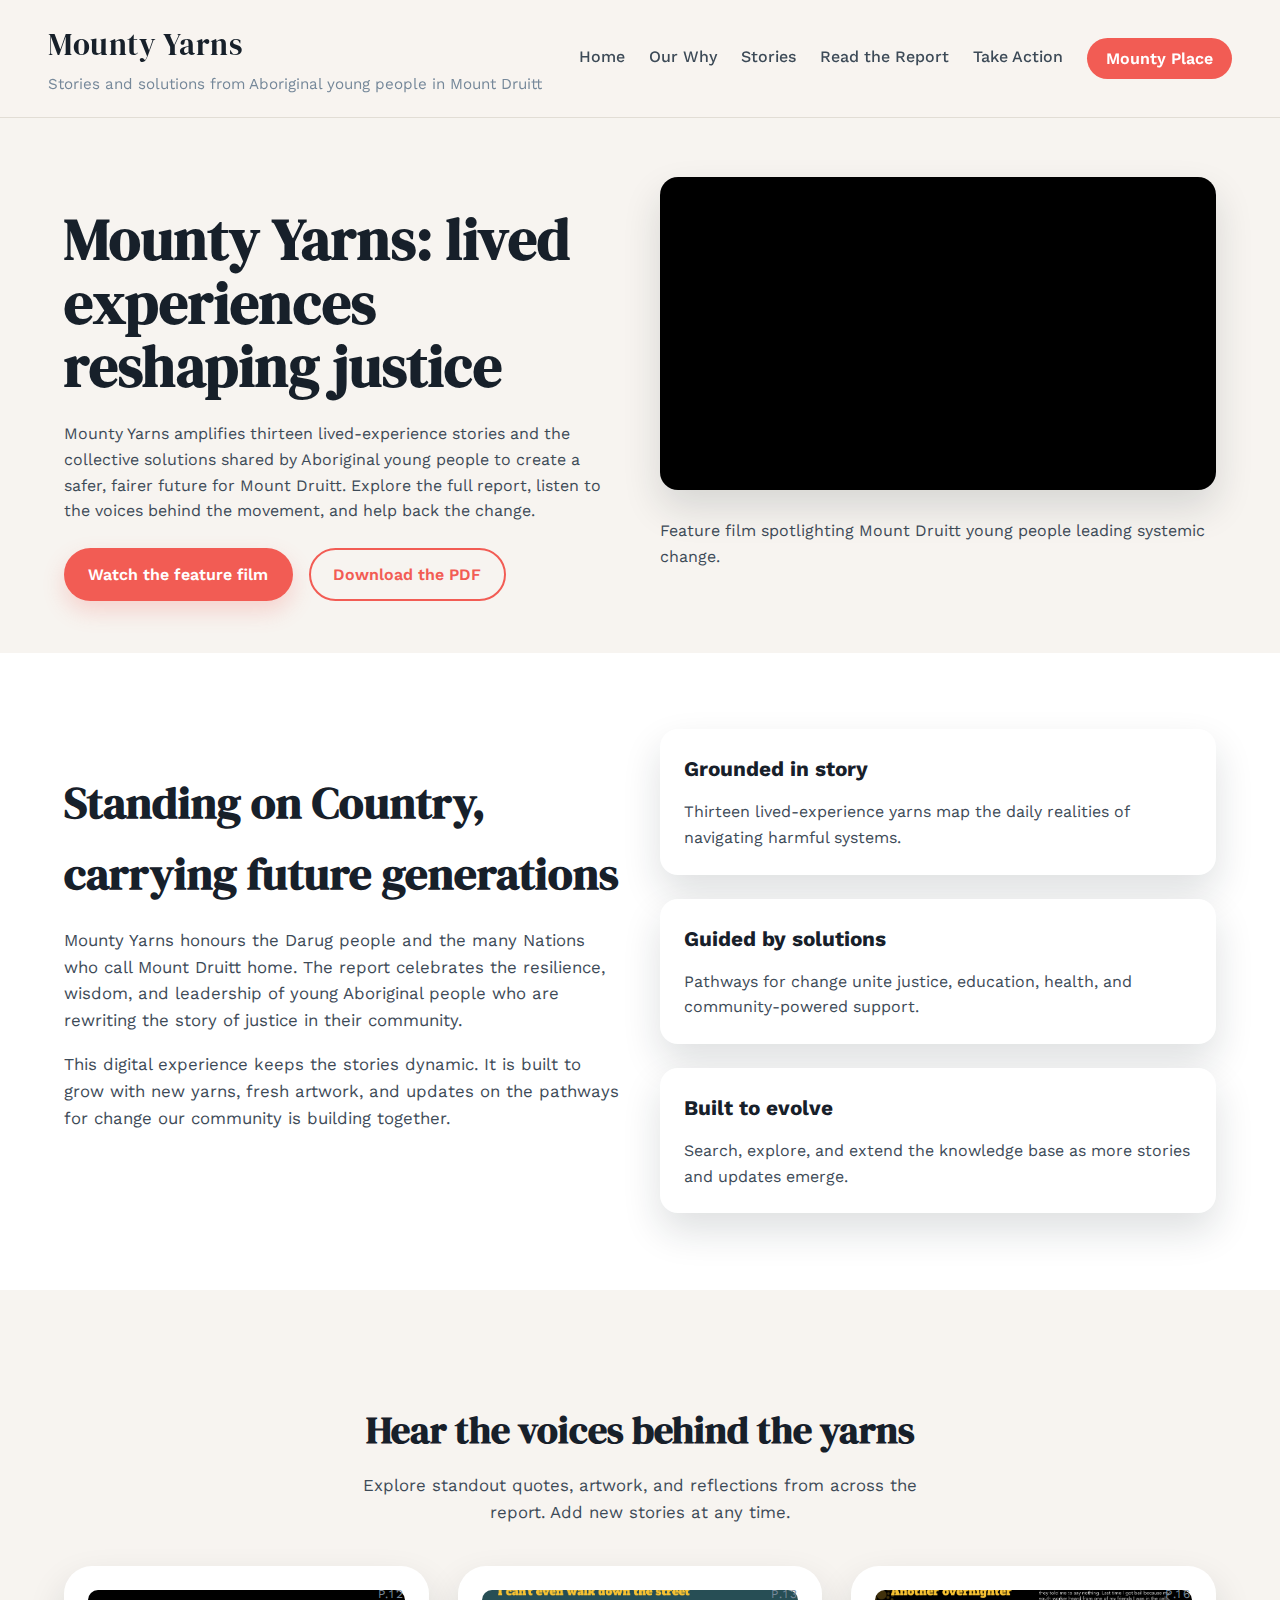
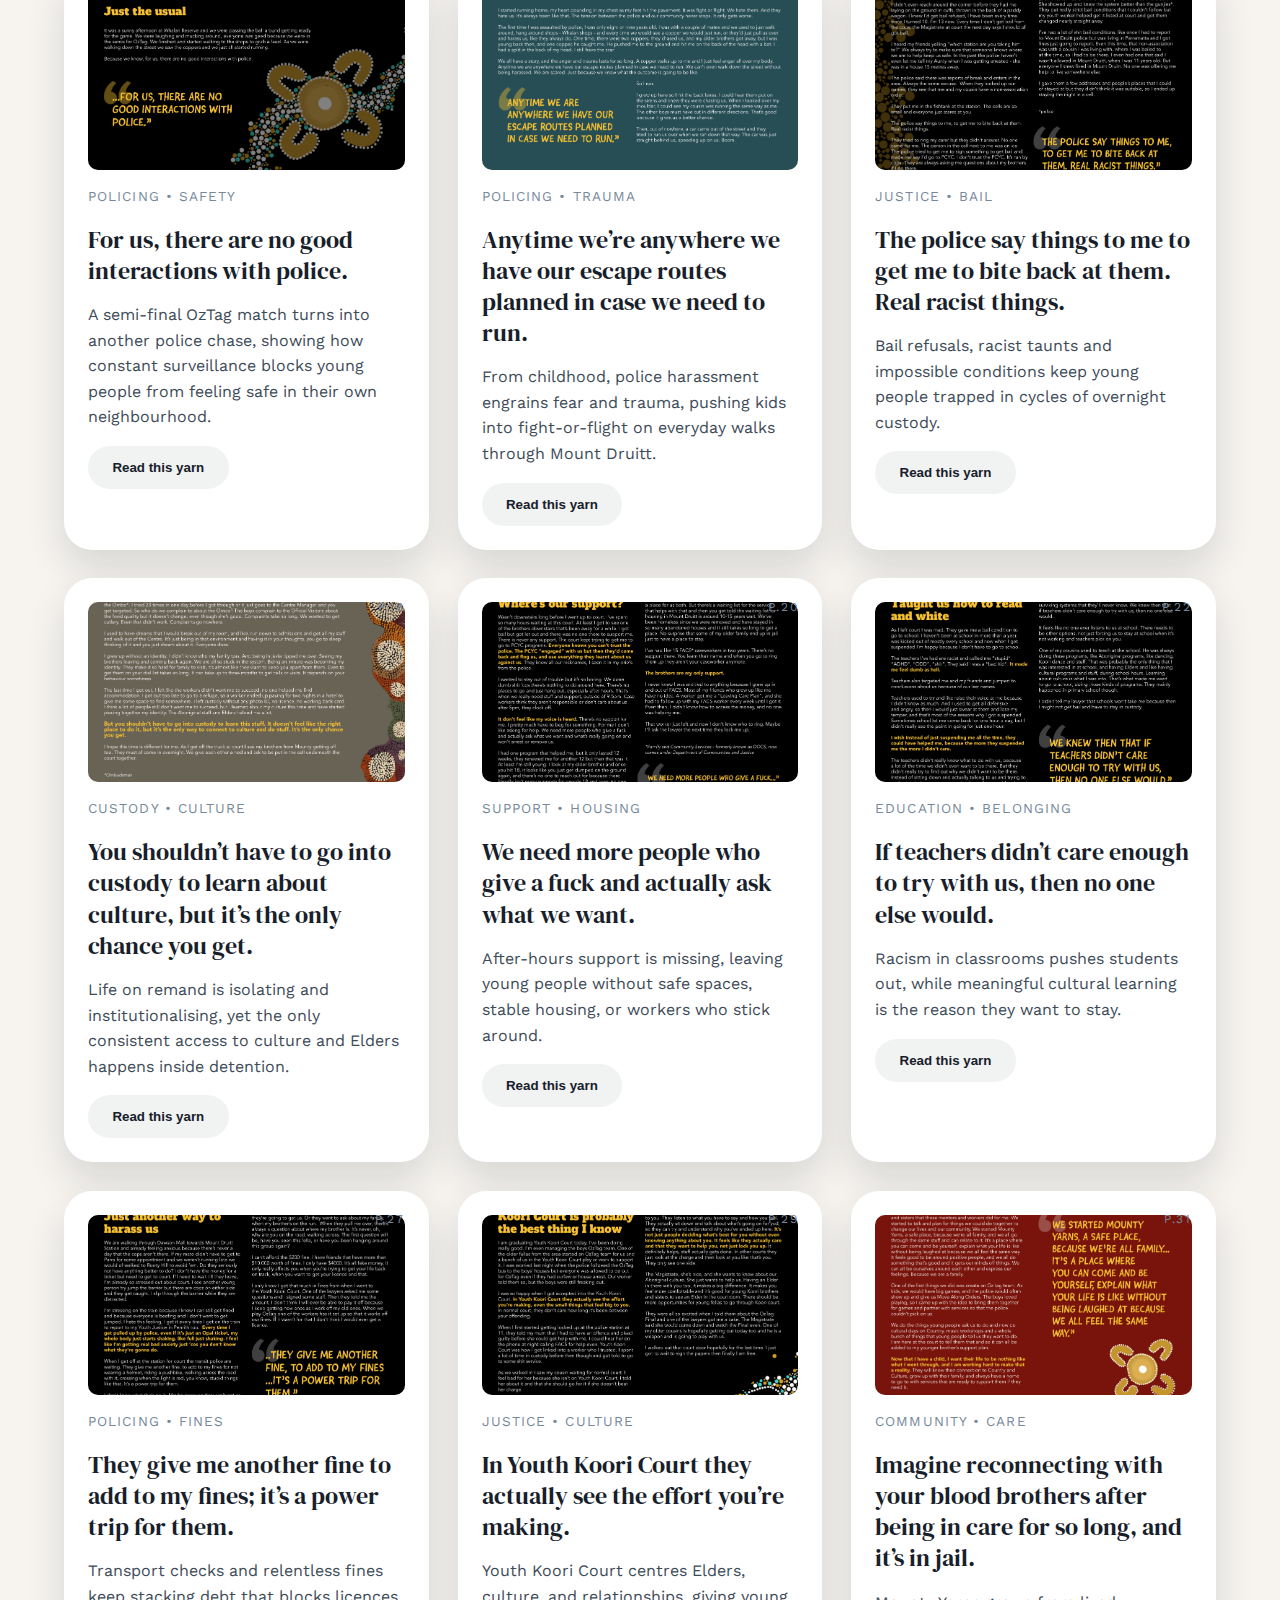
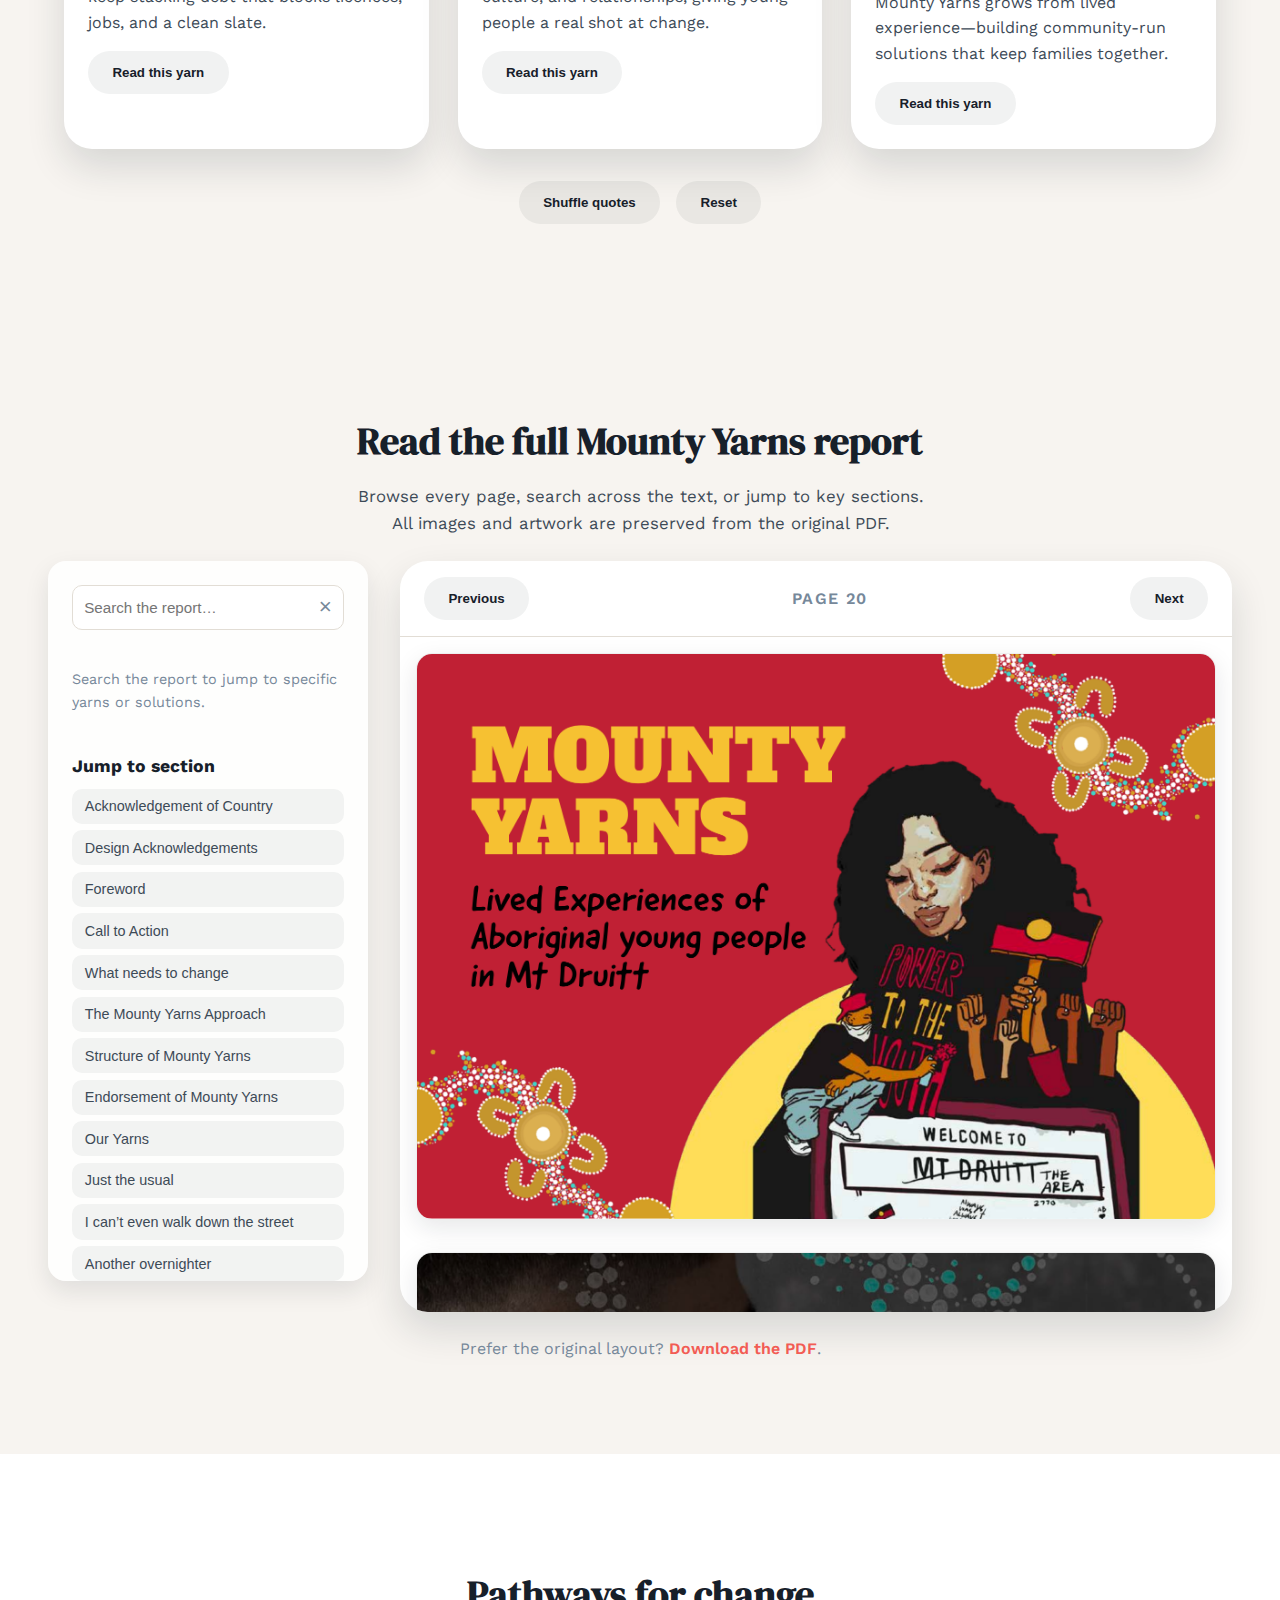
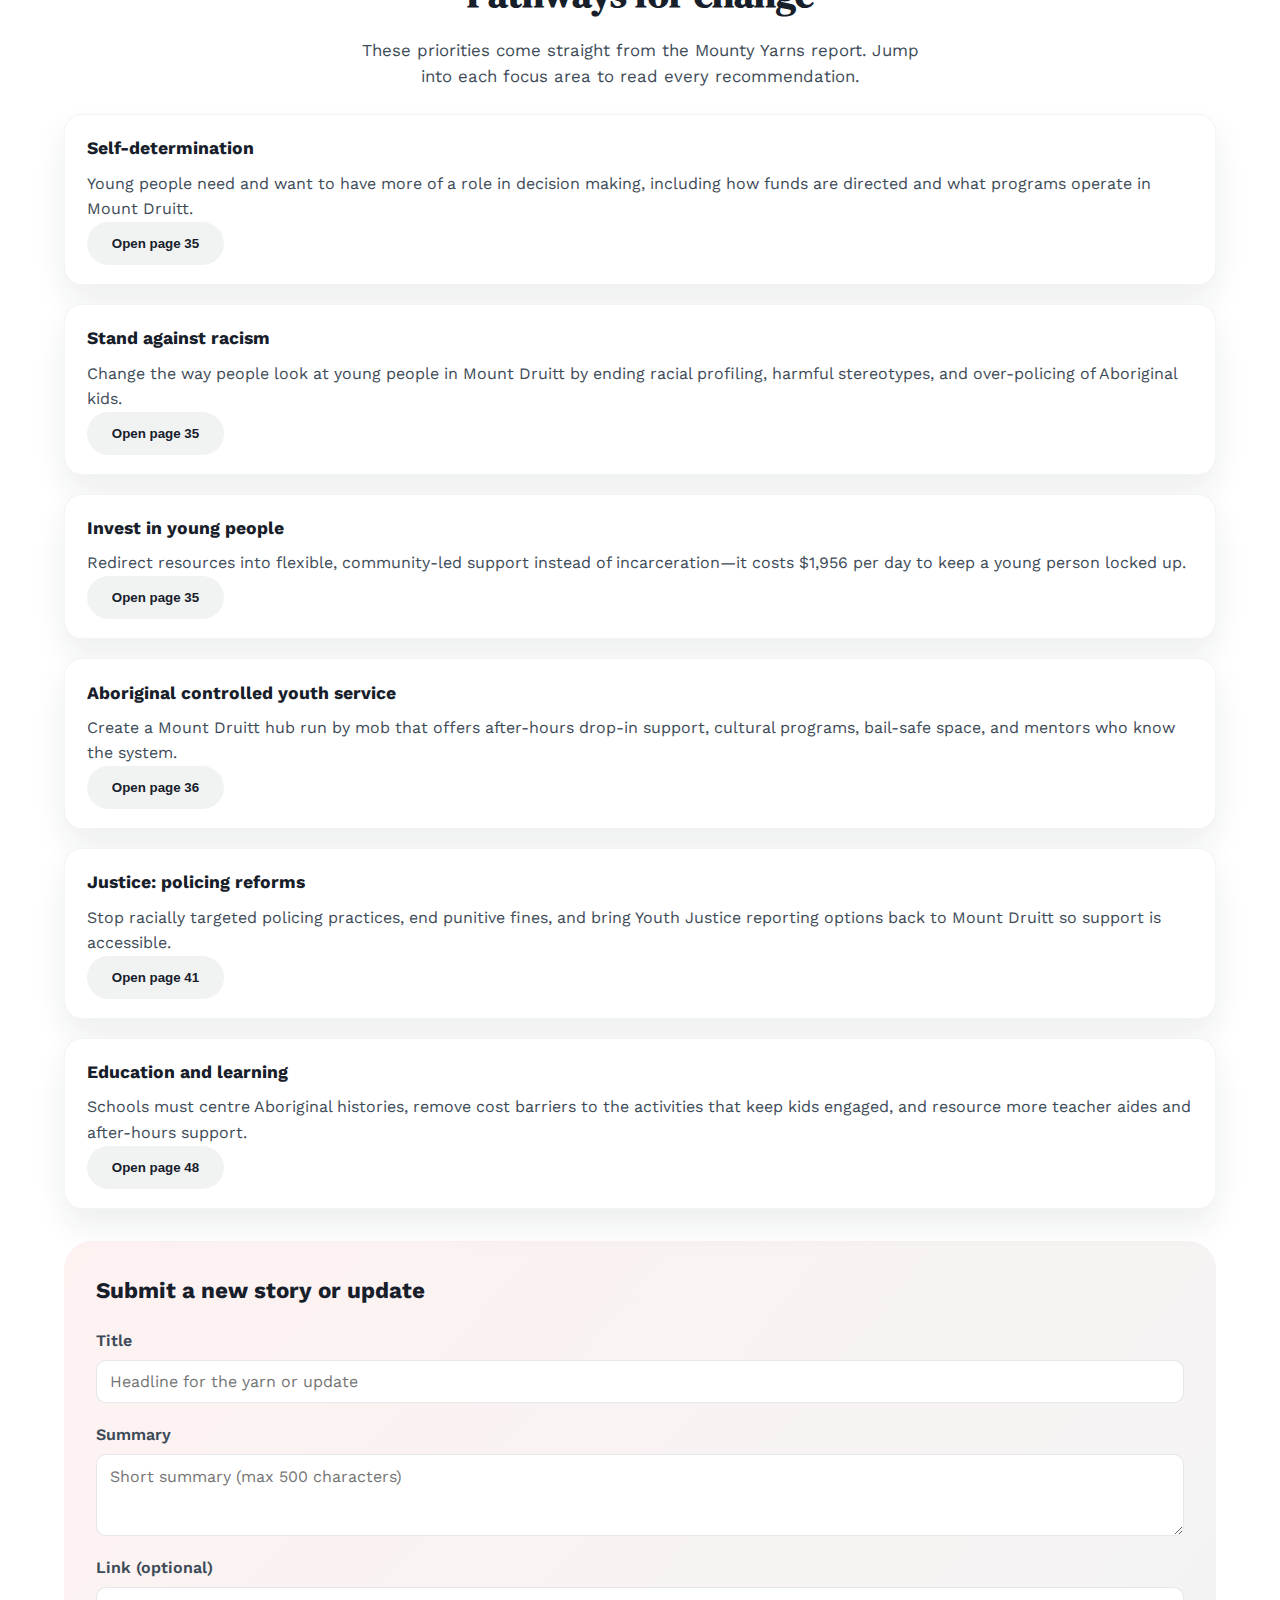
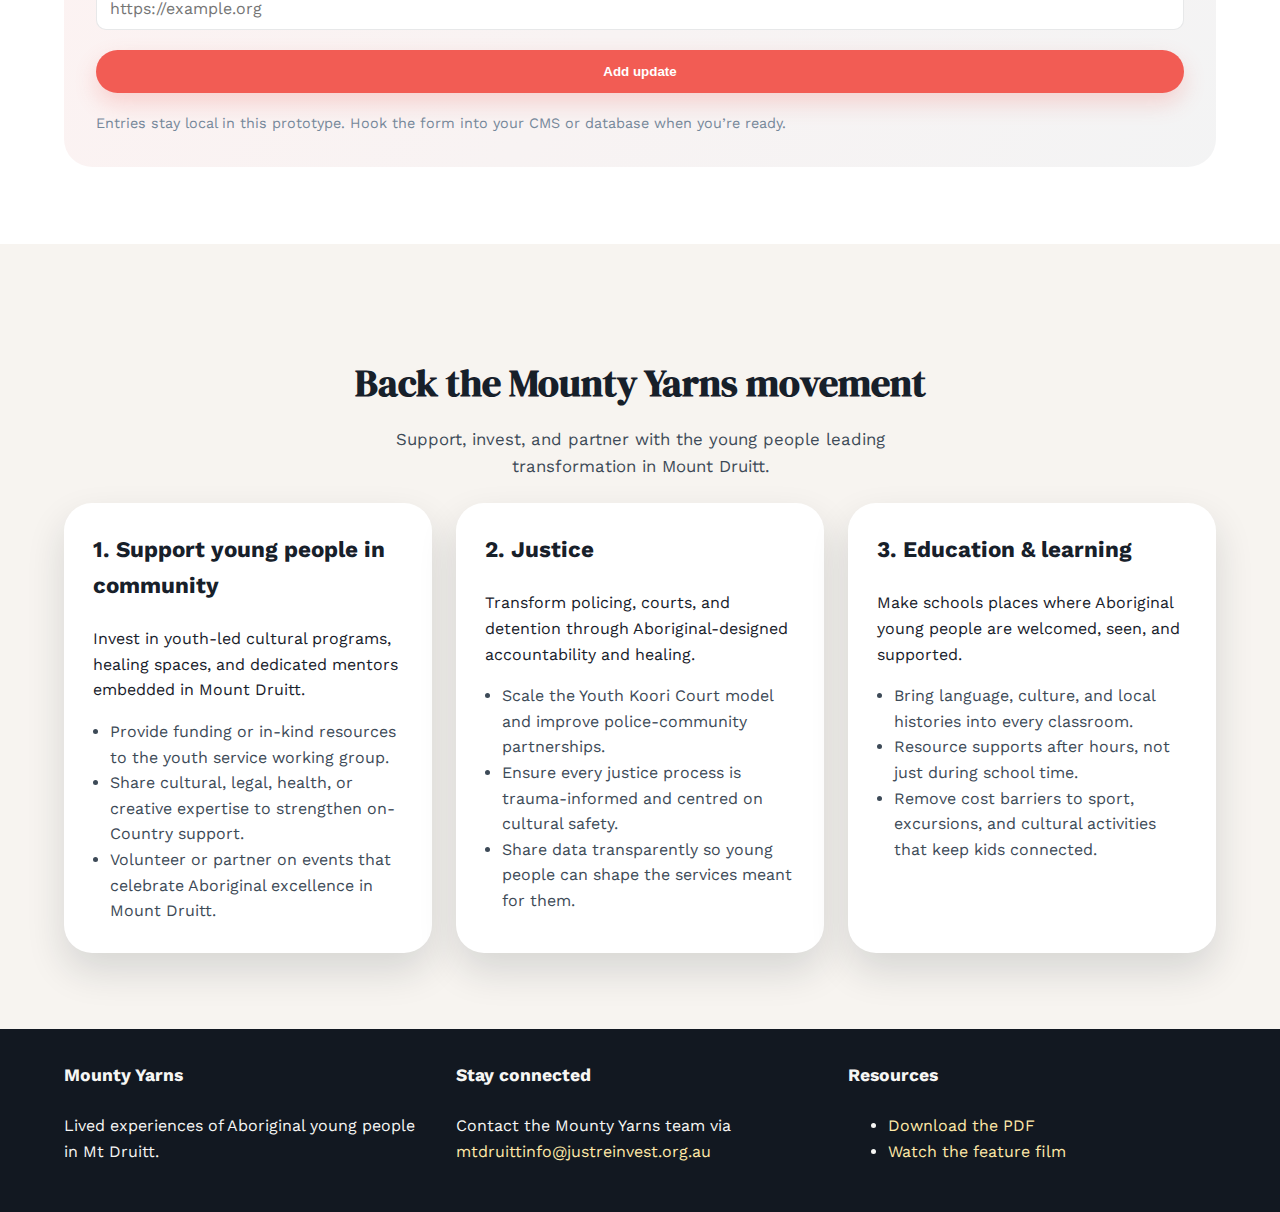
<file: index.html>
<!DOCTYPE html>
<html lang="en">
<head>
  <meta charset="UTF-8">
  <meta name="viewport" content="width=device-width, initial-scale=1.0">
  <title>Mounty Yarns</title>
  <link rel="preconnect" href="https://fonts.googleapis.com">
  <link rel="preconnect" href="https://fonts.gstatic.com" crossorigin>
  <link href="https://fonts.googleapis.com/css2?family=Work+Sans:wght@300;400;500;600;700&family=DM+Serif+Display&display=swap" rel="stylesheet">
  <link rel="stylesheet" href="styles/main.css">
</head>
<body>
  <header class="site-header">
    <div class="branding">
      <span class="logo-mark">Mounty Yarns</span>
      <p class="tagline">Stories and solutions from Aboriginal young people in Mount Druitt</p>
    </div>
    <button class="nav-toggle" aria-expanded="false" aria-controls="site-nav">
      <span class="sr-only">Toggle navigation</span>
      <span class="bar"></span>
      <span class="bar"></span>
      <span class="bar"></span>
    </button>
    <nav id="site-nav" class="site-nav">
      <a href="#home">Home</a>
      <a href="#mission">Our Why</a>
      <a href="#stories">Stories</a>
      <a href="#report">Read the Report</a>
      <a href="#action">Take Action</a>
      <a href="mounty-place.html" class="nav-button">Mounty Place</a>
    </nav>
  </header>

  <main>
    <section class="hero" id="home">
      <div class="hero-content">
        <h1>Mounty Yarns: lived experiences reshaping justice</h1>
        <p>
          Mounty Yarns amplifies thirteen lived-experience stories and the collective solutions shared
          by Aboriginal young people to create a safer, fairer future for Mount Druitt.
          Explore the full report, listen to the voices behind the movement, and help back the change.
        </p>
        <div class="hero-actions">
          <a class="btn primary" href="https://www.youtube.com/watch?v=Bni2BDutOgo" target="_blank" rel="noopener">
            Watch the feature film
          </a>
          <a class="btn secondary" href="Mounty+Yarns.pdf" download>
            Download the PDF
          </a>
        </div>
      </div>
      <div class="hero-media">
        <div class="video-frame">
          <iframe src="https://www.youtube.com/embed/Bni2BDutOgo"
                  title="Mounty Yarns feature film"
                  allow="accelerometer; autoplay; clipboard-write; encrypted-media; gyroscope; picture-in-picture; web-share"
                  allowfullscreen></iframe>
        </div>
        <p class="video-caption">
          Feature film spotlighting Mount Druitt young people leading systemic change.
        </p>
      </div>
    </section>

    <section class="mission" id="mission">
      <div class="mission-copy">
        <h2>Standing on Country, carrying future generations</h2>
        <p>
          Mounty Yarns honours the Darug people and the many Nations who call Mount Druitt home.
          The report celebrates the resilience, wisdom, and leadership of young Aboriginal people who are
          rewriting the story of justice in their community.
        </p>
        <p>
          This digital experience keeps the stories dynamic. It is built to grow with new yarns, fresh artwork,
          and updates on the pathways for change our community is building together.
        </p>
      </div>
      <ul class="mission-highlights">
        <li>
          <h3>Grounded in story</h3>
          <p>Thirteen lived-experience yarns map the daily realities of navigating harmful systems.</p>
        </li>
        <li>
          <h3>Guided by solutions</h3>
          <p>Pathways for change unite justice, education, health, and community-powered support.</p>
        </li>
        <li>
          <h3>Built to evolve</h3>
          <p>Search, explore, and extend the knowledge base as more stories and updates emerge.</p>
        </li>
      </ul>
    </section>

    <section class="story-highlights" id="stories">
      <div class="section-heading">
        <h2>Hear the voices behind the yarns</h2>
        <p>Explore standout quotes, artwork, and reflections from across the report. Add new stories at any time.</p>
      </div>
      <div id="story-grid" class="story-grid" aria-live="polite"></div>
      <div class="story-controls">
        <button class="btn tertiary" id="shuffle-quotes">Shuffle quotes</button>
        <button class="btn tertiary" id="reset-quotes">Reset</button>
      </div>
    </section>

    <section class="report-viewer" id="report">
      <div class="section-heading compact">
        <h2>Read the full Mounty Yarns report</h2>
        <p>
          Browse every page, search across the text, or jump to key sections. All images and artwork are preserved from the original PDF.
        </p>
      </div>
      <div class="viewer-shell">
        <aside class="viewer-rail">
          <div class="search">
            <label for="report-search" class="sr-only">Search the report</label>
            <input id="report-search" type="search" placeholder="Search the report…">
            <button id="clear-search" class="icon-button" type="button" aria-label="Clear search">×</button>
          </div>
          <div id="search-results" class="search-results" aria-live="polite"></div>
          <div class="toc">
            <h3>Jump to section</h3>
            <ul id="toc-list"></ul>
          </div>
        </aside>
        <article class="viewer-stage">
          <header class="stage-header">
            <button class="btn tertiary" id="prev-page" type="button" aria-label="Previous page">Previous</button>
            <div class="page-indicator" id="page-indicator">Page 1</div>
            <button class="btn tertiary" id="next-page" type="button" aria-label="Next page">Next</button>
          </header>
          <div id="page-scroller" class="page-scroller"></div>
        </article>
      </div>
      <p class="download-inline">
        Prefer the original layout? <a href="Mounty+Yarns.pdf" download>Download the PDF</a>.
      </p>
    </section>

    <section class="updates" id="updates">
      <div class="section-heading compact">
        <h2>Pathways for change</h2>
        <p>These priorities come straight from the Mounty Yarns report. Jump into each focus area to read every recommendation.</p>
      </div>
      <div id="updates-list" class="updates-list" aria-live="polite"></div>
      <form id="update-form" class="update-form" novalidate>
        <h3>Submit a new story or update</h3>
        <div class="field">
          <label for="update-title">Title</label>
          <input id="update-title" name="title" type="text" required placeholder="Headline for the yarn or update">
        </div>
        <div class="field">
          <label for="update-summary">Summary</label>
          <textarea id="update-summary" name="summary" rows="3" required placeholder="Short summary (max 500 characters)"></textarea>
        </div>
        <div class="field">
          <label for="update-link">Link (optional)</label>
          <input id="update-link" name="link" type="url" placeholder="https://example.org">
        </div>
        <button class="btn primary" type="submit">Add update</button>
        <p class="form-hint">Entries stay local in this prototype. Hook the form into your CMS or database when you’re ready.</p>
      </form>
    </section>

    <section class="call-to-action" id="action">
      <div class="section-heading compact">
        <h2>Back the Mounty Yarns movement</h2>
        <p>Support, invest, and partner with the young people leading transformation in Mount Druitt.</p>
      </div>
      <div class="action-grid">
        <article>
          <h3>1. Support young people in community</h3>
          <p>Invest in youth-led cultural programs, healing spaces, and dedicated mentors embedded in Mount Druitt.</p>
          <ul>
            <li>Provide funding or in-kind resources to the youth service working group.</li>
            <li>Share cultural, legal, health, or creative expertise to strengthen on-Country support.</li>
            <li>Volunteer or partner on events that celebrate Aboriginal excellence in Mount Druitt.</li>
          </ul>
        </article>
        <article>
          <h3>2. Justice</h3>
          <p>Transform policing, courts, and detention through Aboriginal-designed accountability and healing.</p>
          <ul>
            <li>Scale the Youth Koori Court model and improve police-community partnerships.</li>
            <li>Ensure every justice process is trauma-informed and centred on cultural safety.</li>
            <li>Share data transparently so young people can shape the services meant for them.</li>
          </ul>
        </article>
        <article>
          <h3>3. Education &amp; learning</h3>
          <p>Make schools places where Aboriginal young people are welcomed, seen, and supported.</p>
          <ul>
            <li>Bring language, culture, and local histories into every classroom.</li>
            <li>Resource supports after hours, not just during school time.</li>
            <li>Remove cost barriers to sport, excursions, and cultural activities that keep kids connected.</li>
          </ul>
        </article>
      </div>
    </section>
  </main>

  <footer class="site-footer">
    <div>
      <h4>Mounty Yarns</h4>
      <p>Lived experiences of Aboriginal young people in Mt Druitt.</p>
    </div>
    <div>
      <h4>Stay connected</h4>
      <p>Contact the Mounty Yarns team via <a href="mailto:mtdruittinfo@justreinvest.org.au">mtdruittinfo@justreinvest.org.au</a></p>
    </div>
    <div>
      <h4>Resources</h4>
      <ul>
        <li><a href="Mounty+Yarns.pdf" download>Download the PDF</a></li>
        <li><a href="https://www.youtube.com/watch?v=HHoGegX1lDk" target="_blank" rel="noopener">Watch the feature film</a></li>
      </ul>
    </div>
  </footer>

  <script src="scripts/app.js" defer></script>
</body>
</html>
</file>
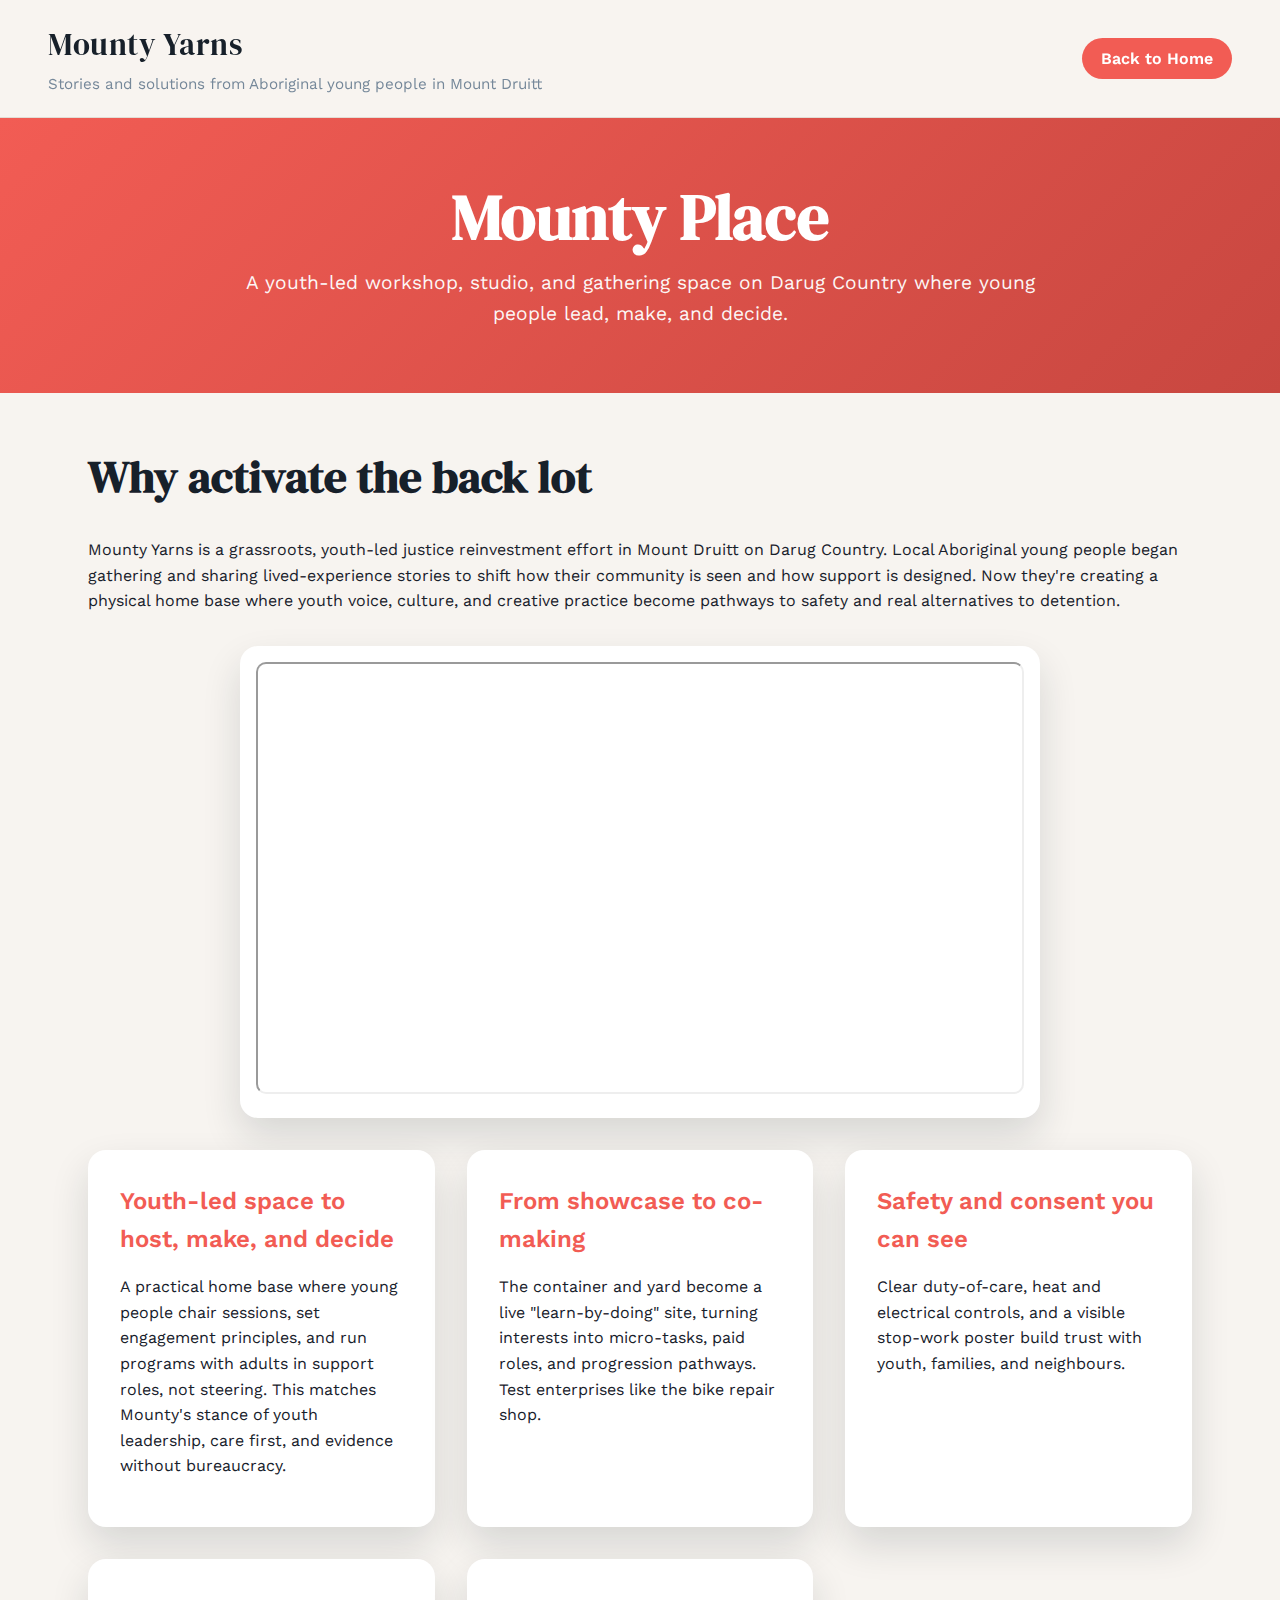
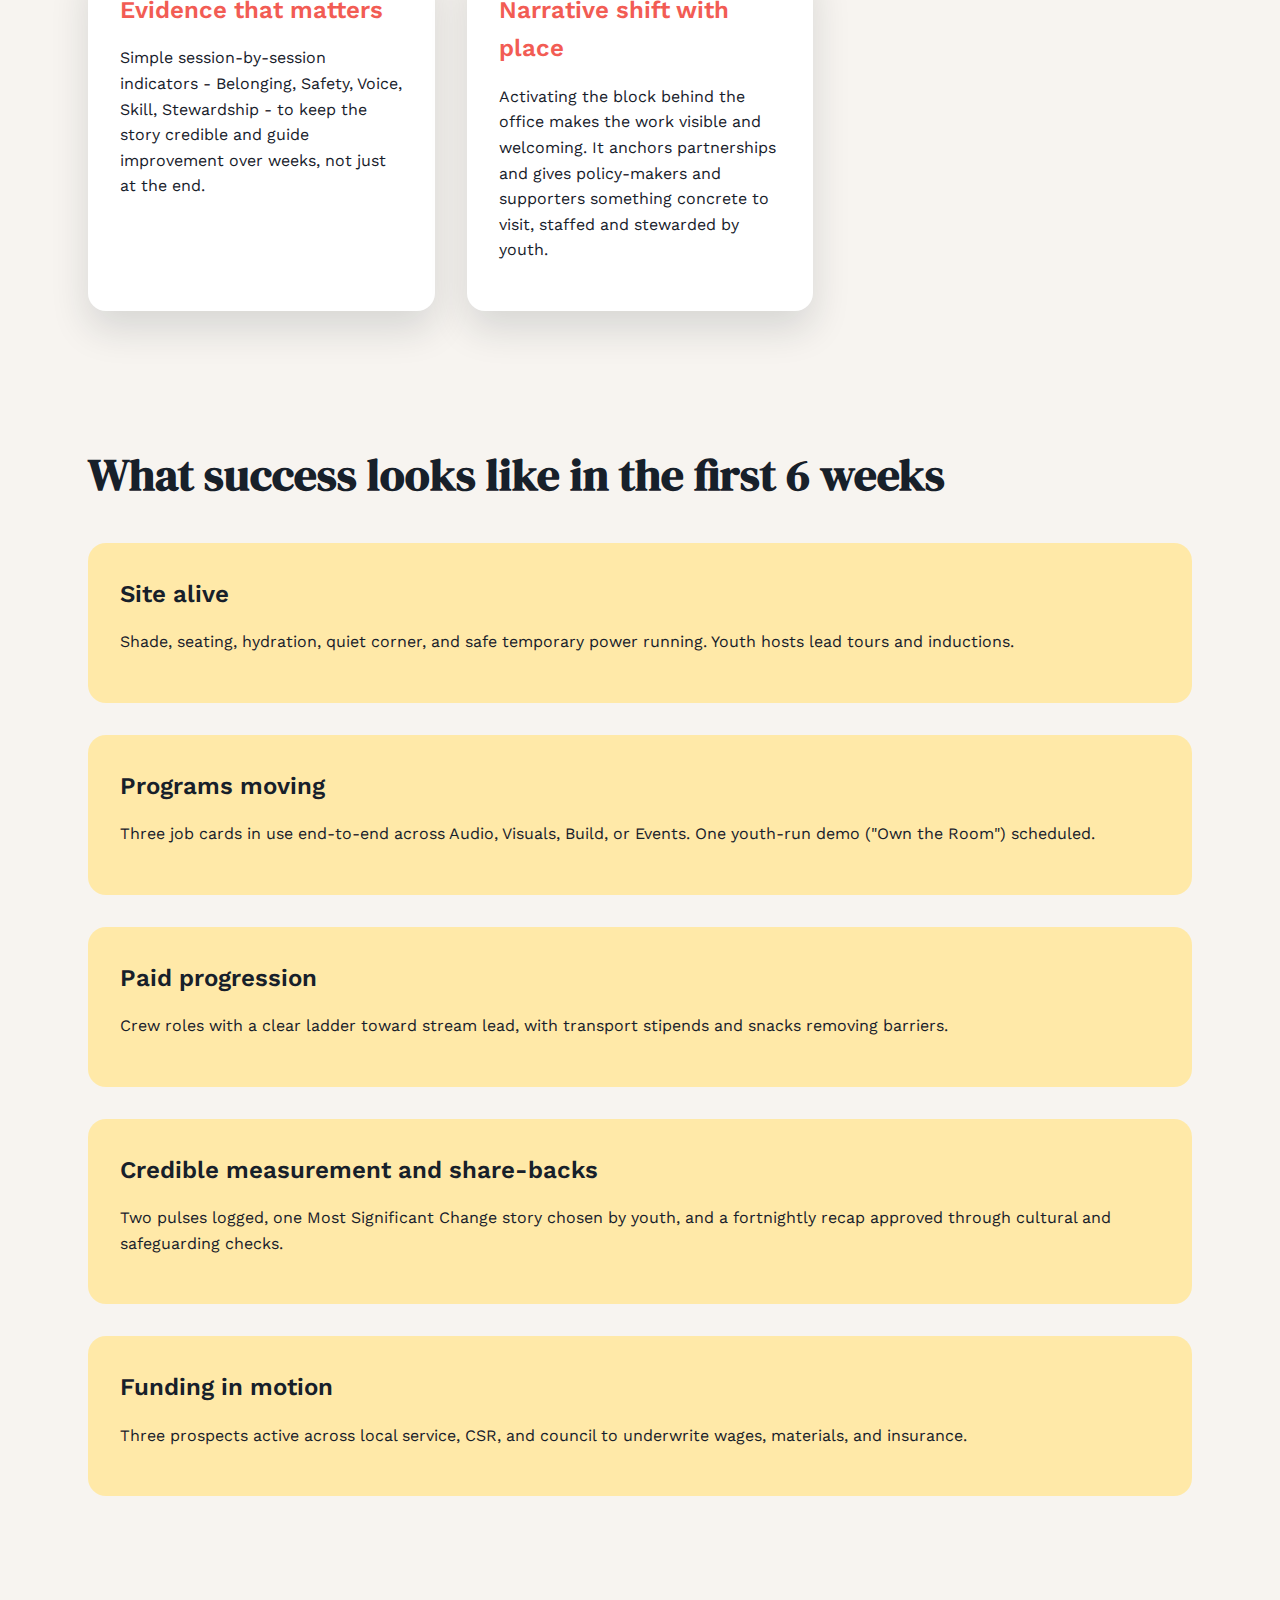
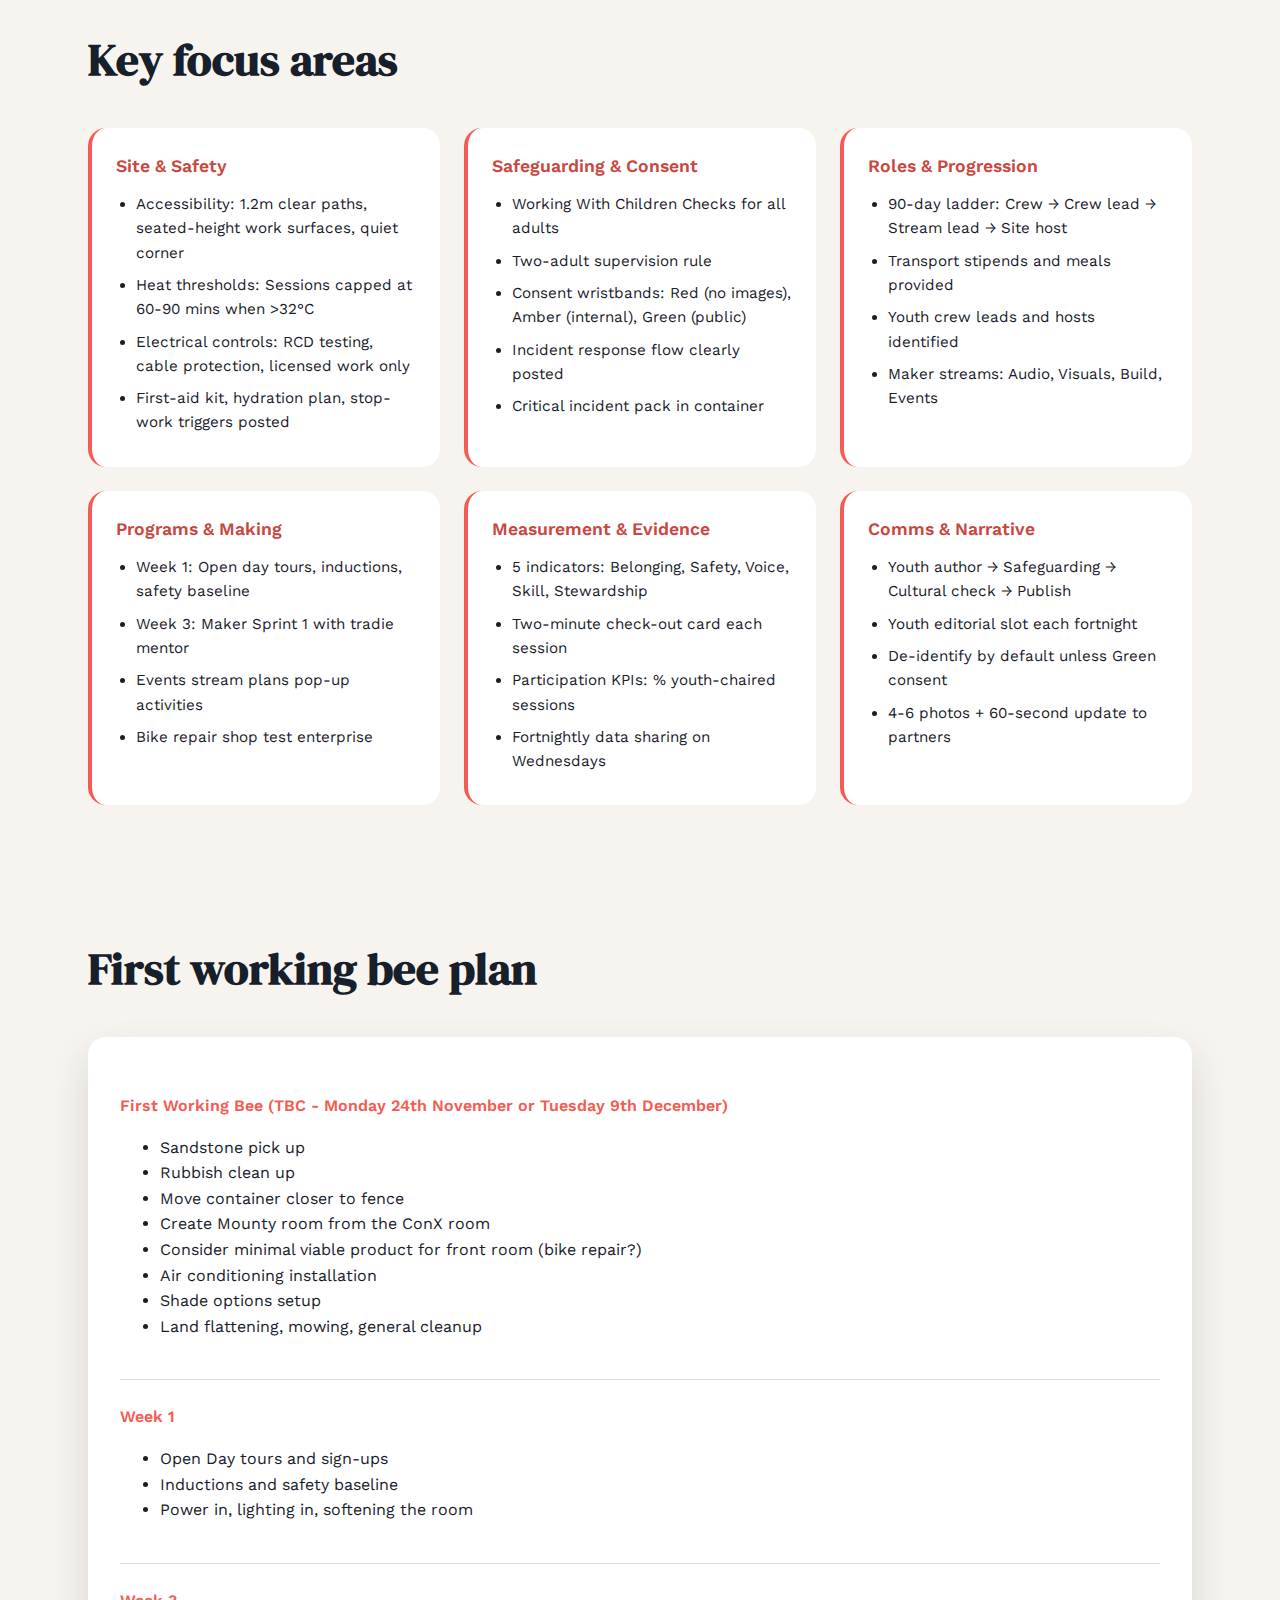
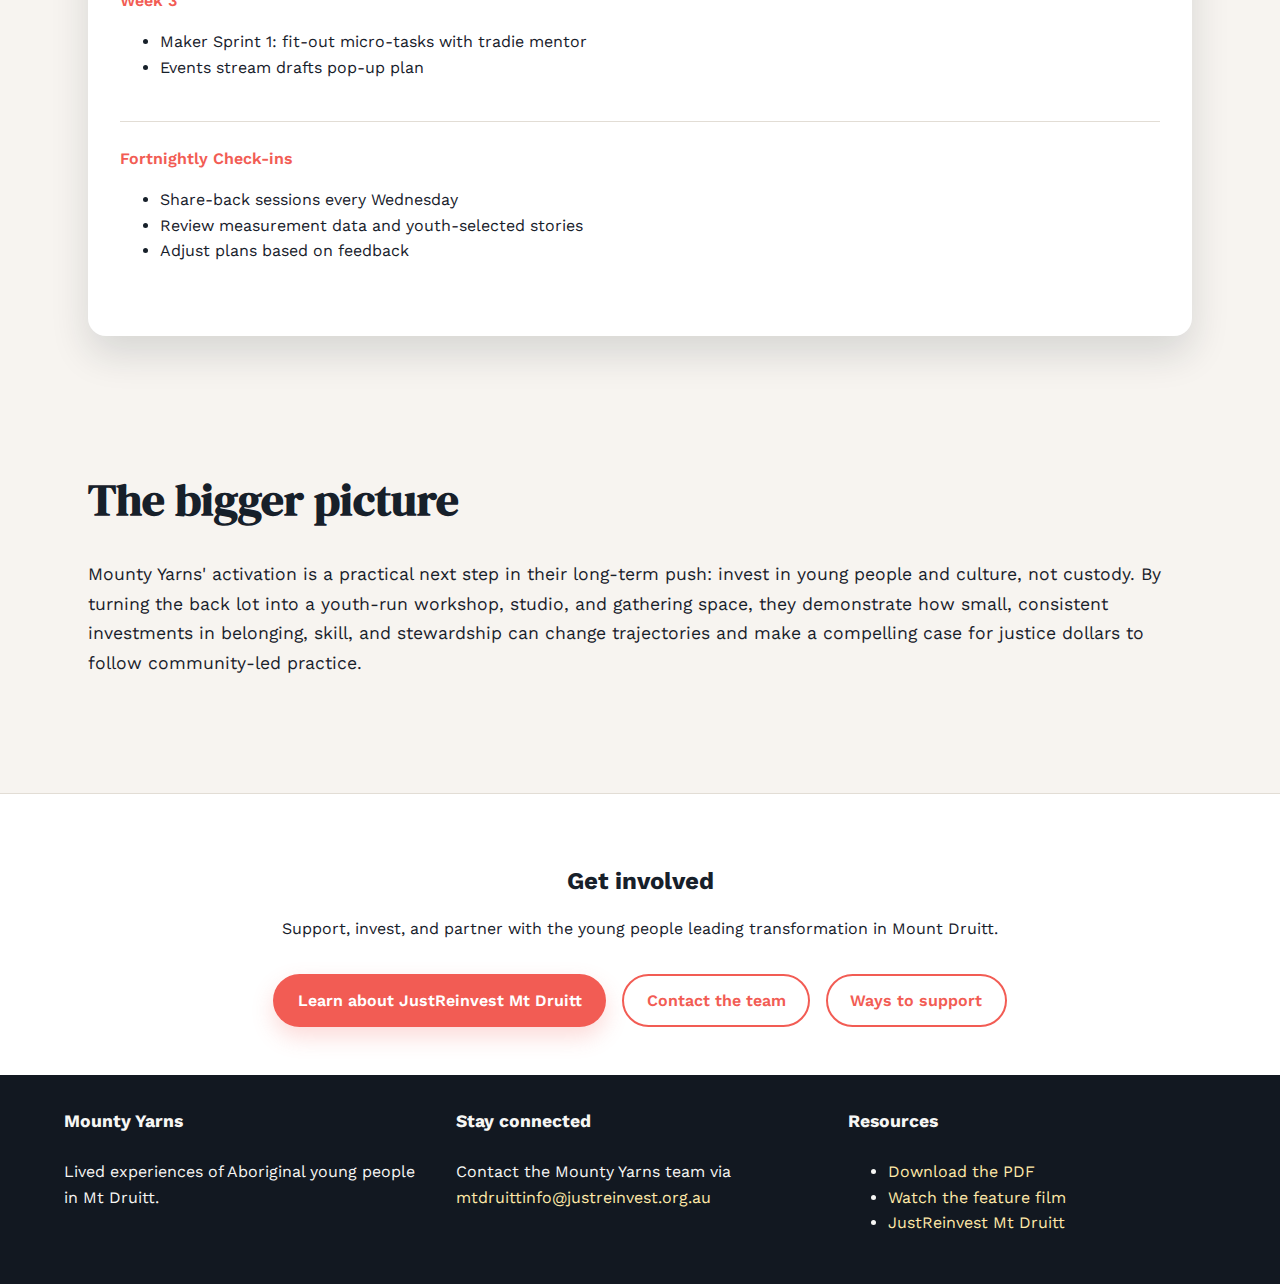
<file: mounty-place.html>
<!DOCTYPE html>
<html lang="en">
<head>
  <meta charset="UTF-8">
  <meta name="viewport" content="width=device-width, initial-scale=1.0">
  <title>Mounty Place - Youth-led Space Activation</title>
  <link rel="preconnect" href="https://fonts.googleapis.com">
  <link rel="preconnect" href="https://fonts.gstatic.com" crossorigin>
  <link href="https://fonts.googleapis.com/css2?family=Work+Sans:wght@300;400;500;600;700&family=DM+Serif+Display&display=swap" rel="stylesheet">
  <link rel="stylesheet" href="styles/main.css">
  <style>
    .place-hero {
      background: linear-gradient(135deg, var(--accent) 0%, var(--accent-dark) 100%);
      color: white;
      padding: 4rem clamp(1rem, 4vw, 3rem);
      text-align: center;
    }

    .place-hero h1 {
      font-family: 'DM Serif Display', serif;
      font-size: clamp(2.5rem, 5vw, 4rem);
      margin: 0 0 1rem;
      line-height: 1.1;
    }

    .place-hero p {
      max-width: 800px;
      margin: 0 auto;
      font-size: 1.2rem;
      opacity: 0.95;
    }

    .content-section {
      max-width: var(--max-width);
      margin: 0 auto;
      padding: 3rem clamp(1rem, 4vw, 3rem);
    }

    .content-section h2 {
      font-family: 'DM Serif Display', serif;
      font-size: clamp(2rem, 3.5vw, 3rem);
      margin: 0 0 1.5rem;
      color: var(--ink);
    }

    .content-section h3 {
      font-size: 1.5rem;
      font-weight: 600;
      margin: 2rem 0 1rem;
      color: var(--ink);
    }

    .intro-grid {
      display: grid;
      grid-template-columns: repeat(auto-fit, minmax(300px, 1fr));
      gap: 2rem;
      margin: 2rem 0;
    }

    .intro-card {
      background: var(--card-bg);
      padding: 2rem;
      border-radius: var(--radius-md);
      box-shadow: var(--shadow);
    }

    .intro-card h3 {
      margin-top: 0;
      color: var(--accent);
    }

    .success-list {
      background: var(--highlight);
      padding: 2rem;
      border-radius: var(--radius-md);
      margin: 2rem 0;
    }

    .success-list h3 {
      margin-top: 0;
    }

    .success-list ul {
      margin: 1rem 0;
      padding-left: 1.5rem;
    }

    .success-list li {
      margin: 0.75rem 0;
    }

    .pillars-grid {
      display: grid;
      grid-template-columns: repeat(auto-fit, minmax(280px, 1fr));
      gap: 1.5rem;
      margin: 2rem 0;
    }

    .pillar-card {
      background: var(--card-bg);
      padding: 1.5rem;
      border-radius: var(--radius-md);
      border-left: 4px solid var(--accent);
    }

    .pillar-card h4 {
      margin: 0 0 0.75rem;
      font-size: 1.1rem;
      font-weight: 600;
      color: var(--accent-dark);
    }

    .pillar-card ul {
      margin: 0.5rem 0 0;
      padding-left: 1.25rem;
      font-size: 0.95rem;
    }

    .pillar-card li {
      margin: 0.5rem 0;
    }

    .timeline {
      background: var(--card-bg);
      padding: 2rem;
      border-radius: var(--radius-md);
      box-shadow: var(--shadow);
      margin: 2rem 0;
    }

    .timeline-item {
      padding: 1.5rem 0;
      border-bottom: 1px solid var(--border);
    }

    .timeline-item:last-child {
      border-bottom: none;
    }

    .timeline-week {
      font-weight: 600;
      color: var(--accent);
      margin-bottom: 0.5rem;
    }

    .video-embed {
      max-width: 800px;
      margin: 2rem auto;
      background: var(--card-bg);
      padding: 1rem;
      border-radius: var(--radius-md);
      box-shadow: var(--shadow);
    }

    .video-embed iframe {
      width: 100%;
      aspect-ratio: 16 / 9;
      border-radius: var(--radius-sm);
    }

    .cta-section {
      background: var(--card-bg);
      padding: 3rem clamp(1rem, 4vw, 3rem);
      margin: 3rem 0 0;
      text-align: center;
      border-top: 1px solid var(--border);
    }

    .cta-section h2 {
      margin-bottom: 1rem;
    }

    .cta-buttons {
      display: flex;
      gap: 1rem;
      justify-content: center;
      flex-wrap: wrap;
      margin-top: 2rem;
    }

    .bg-alternate {
      background: var(--bg);
    }
  </style>
</head>
<body>
  <header class="site-header">
    <div class="branding">
      <a href="index.html" class="logo-mark">Mounty Yarns</a>
      <p class="tagline">Stories and solutions from Aboriginal young people in Mount Druitt</p>
    </div>
    <nav class="site-nav">
      <a href="index.html" class="nav-button">Back to Home</a>
    </nav>
  </header>

  <main>
    <section class="place-hero">
      <h1>Mounty Place</h1>
      <p>A youth-led workshop, studio, and gathering space on Darug Country where young people lead, make, and decide.</p>
    </section>

    <section class="content-section">
      <h2>Why activate the back lot</h2>
      <p>
        Mounty Yarns is a grassroots, youth-led justice reinvestment effort in Mount Druitt on Darug Country.
        Local Aboriginal young people began gathering and sharing lived-experience stories to shift how their
        community is seen and how support is designed. Now they're creating a physical home base where youth
        voice, culture, and creative practice become pathways to safety and real alternatives to detention.
      </p>

      <div class="video-embed">
        <iframe
          src="https://www.youtube.com/embed/Bni2BDutOgo"
          title="Mounty Yarns feature film"
          allow="accelerometer; autoplay; clipboard-write; encrypted-media; gyroscope; picture-in-picture; web-share"
          allowfullscreen></iframe>
      </div>

      <div class="intro-grid">
        <div class="intro-card">
          <h3>Youth-led space to host, make, and decide</h3>
          <p>
            A practical home base where young people chair sessions, set engagement principles, and run
            programs with adults in support roles, not steering. This matches Mounty's stance of youth
            leadership, care first, and evidence without bureaucracy.
          </p>
        </div>

        <div class="intro-card">
          <h3>From showcase to co-making</h3>
          <p>
            The container and yard become a live "learn-by-doing" site, turning interests into micro-tasks,
            paid roles, and progression pathways. Test enterprises like the bike repair shop.
          </p>
        </div>

        <div class="intro-card">
          <h3>Safety and consent you can see</h3>
          <p>
            Clear duty-of-care, heat and electrical controls, and a visible stop-work poster build trust
            with youth, families, and neighbours.
          </p>
        </div>

        <div class="intro-card">
          <h3>Evidence that matters</h3>
          <p>
            Simple session-by-session indicators - Belonging, Safety, Voice, Skill, Stewardship - to keep
            the story credible and guide improvement over weeks, not just at the end.
          </p>
        </div>

        <div class="intro-card">
          <h3>Narrative shift with place</h3>
          <p>
            Activating the block behind the office makes the work visible and welcoming. It anchors
            partnerships and gives policy-makers and supporters something concrete to visit, staffed and
            stewarded by youth.
          </p>
        </div>
      </div>
    </section>

    <section class="content-section bg-alternate">
      <h2>What success looks like in the first 6 weeks</h2>

      <div class="success-list">
        <h3>Site alive</h3>
        <p>Shade, seating, hydration, quiet corner, and safe temporary power running. Youth hosts lead tours and inductions.</p>
      </div>

      <div class="success-list">
        <h3>Programs moving</h3>
        <p>Three job cards in use end-to-end across Audio, Visuals, Build, or Events. One youth-run demo ("Own the Room") scheduled.</p>
      </div>

      <div class="success-list">
        <h3>Paid progression</h3>
        <p>Crew roles with a clear ladder toward stream lead, with transport stipends and snacks removing barriers.</p>
      </div>

      <div class="success-list">
        <h3>Credible measurement and share-backs</h3>
        <p>Two pulses logged, one Most Significant Change story chosen by youth, and a fortnightly recap approved through cultural and safeguarding checks.</p>
      </div>

      <div class="success-list">
        <h3>Funding in motion</h3>
        <p>Three prospects active across local service, CSR, and council to underwrite wages, materials, and insurance.</p>
      </div>
    </section>

    <section class="content-section">
      <h2>Key focus areas</h2>

      <div class="pillars-grid">
        <div class="pillar-card">
          <h4>Site & Safety</h4>
          <ul>
            <li>Accessibility: 1.2m clear paths, seated-height work surfaces, quiet corner</li>
            <li>Heat thresholds: Sessions capped at 60-90 mins when >32°C</li>
            <li>Electrical controls: RCD testing, cable protection, licensed work only</li>
            <li>First-aid kit, hydration plan, stop-work triggers posted</li>
          </ul>
        </div>

        <div class="pillar-card">
          <h4>Safeguarding & Consent</h4>
          <ul>
            <li>Working With Children Checks for all adults</li>
            <li>Two-adult supervision rule</li>
            <li>Consent wristbands: Red (no images), Amber (internal), Green (public)</li>
            <li>Incident response flow clearly posted</li>
            <li>Critical incident pack in container</li>
          </ul>
        </div>

        <div class="pillar-card">
          <h4>Roles & Progression</h4>
          <ul>
            <li>90-day ladder: Crew → Crew lead → Stream lead → Site host</li>
            <li>Transport stipends and meals provided</li>
            <li>Youth crew leads and hosts identified</li>
            <li>Maker streams: Audio, Visuals, Build, Events</li>
          </ul>
        </div>

        <div class="pillar-card">
          <h4>Programs & Making</h4>
          <ul>
            <li>Week 1: Open day tours, inductions, safety baseline</li>
            <li>Week 3: Maker Sprint 1 with tradie mentor</li>
            <li>Events stream plans pop-up activities</li>
            <li>Bike repair shop test enterprise</li>
          </ul>
        </div>

        <div class="pillar-card">
          <h4>Measurement & Evidence</h4>
          <ul>
            <li>5 indicators: Belonging, Safety, Voice, Skill, Stewardship</li>
            <li>Two-minute check-out card each session</li>
            <li>Participation KPIs: % youth-chaired sessions</li>
            <li>Fortnightly data sharing on Wednesdays</li>
          </ul>
        </div>

        <div class="pillar-card">
          <h4>Comms & Narrative</h4>
          <ul>
            <li>Youth author → Safeguarding → Cultural check → Publish</li>
            <li>Youth editorial slot each fortnight</li>
            <li>De-identify by default unless Green consent</li>
            <li>4-6 photos + 60-second update to partners</li>
          </ul>
        </div>
      </div>
    </section>

    <section class="content-section bg-alternate">
      <h2>First working bee plan</h2>

      <div class="timeline">
        <div class="timeline-item">
          <div class="timeline-week">First Working Bee (TBC - Monday 24th November or Tuesday 9th December)</div>
          <ul>
            <li>Sandstone pick up</li>
            <li>Rubbish clean up</li>
            <li>Move container closer to fence</li>
            <li>Create Mounty room from the ConX room</li>
            <li>Consider minimal viable product for front room (bike repair?)</li>
            <li>Air conditioning installation</li>
            <li>Shade options setup</li>
            <li>Land flattening, mowing, general cleanup</li>
          </ul>
        </div>

        <div class="timeline-item">
          <div class="timeline-week">Week 1</div>
          <ul>
            <li>Open Day tours and sign-ups</li>
            <li>Inductions and safety baseline</li>
            <li>Power in, lighting in, softening the room</li>
          </ul>
        </div>

        <div class="timeline-item">
          <div class="timeline-week">Week 3</div>
          <ul>
            <li>Maker Sprint 1: fit-out micro-tasks with tradie mentor</li>
            <li>Events stream drafts pop-up plan</li>
          </ul>
        </div>

        <div class="timeline-item">
          <div class="timeline-week">Fortnightly Check-ins</div>
          <ul>
            <li>Share-back sessions every Wednesday</li>
            <li>Review measurement data and youth-selected stories</li>
            <li>Adjust plans based on feedback</li>
          </ul>
        </div>
      </div>
    </section>

    <section class="content-section">
      <h2>The bigger picture</h2>
      <p style="font-size: 1.1rem; line-height: 1.7;">
        Mounty Yarns' activation is a practical next step in their long-term push: invest in young people and
        culture, not custody. By turning the back lot into a youth-run workshop, studio, and gathering space,
        they demonstrate how small, consistent investments in belonging, skill, and stewardship can change
        trajectories and make a compelling case for justice dollars to follow community-led practice.
      </p>
    </section>

    <section class="cta-section">
      <h2>Get involved</h2>
      <p>Support, invest, and partner with the young people leading transformation in Mount Druitt.</p>

      <div class="cta-buttons">
        <a class="btn primary" href="https://www.justreinvest.org.au/community/mt-druitt/" target="_blank" rel="noopener">
          Learn about JustReinvest Mt Druitt
        </a>
        <a class="btn secondary" href="mailto:mtdruittinfo@justreinvest.org.au">
          Contact the team
        </a>
        <a class="btn secondary" href="index.html#action">
          Ways to support
        </a>
      </div>
    </section>
  </main>

  <footer class="site-footer">
    <div>
      <h4>Mounty Yarns</h4>
      <p>Lived experiences of Aboriginal young people in Mt Druitt.</p>
    </div>
    <div>
      <h4>Stay connected</h4>
      <p>Contact the Mounty Yarns team via <a href="mailto:mtdruittinfo@justreinvest.org.au">mtdruittinfo@justreinvest.org.au</a></p>
    </div>
    <div>
      <h4>Resources</h4>
      <ul>
        <li><a href="Mounty+Yarns.pdf" download>Download the PDF</a></li>
        <li><a href="https://www.youtube.com/watch?v=Bni2BDutOgo" target="_blank" rel="noopener">Watch the feature film</a></li>
        <li><a href="https://www.justreinvest.org.au/community/mt-druitt/" target="_blank" rel="noopener">JustReinvest Mt Druitt</a></li>
      </ul>
    </div>
  </footer>
</body>
</html>
</file>
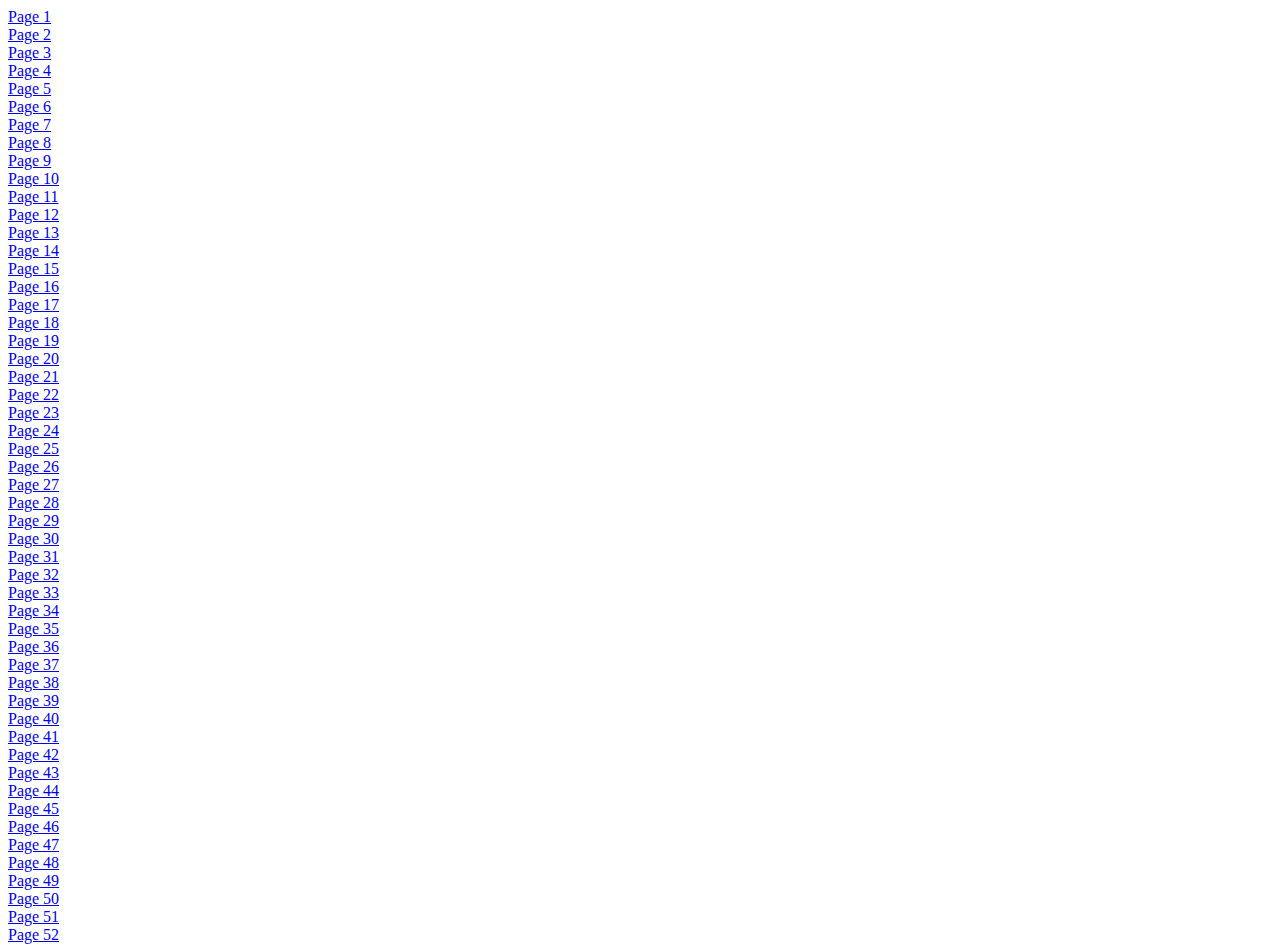
<file: data/output_ind.html>
<!DOCTYPE html><html xmlns="http://www.w3.org/1999/xhtml" lang="" xml:lang="">
<head>
<title></title>
</head>
<body>
<a href="outputs.html#1" target="contents" >Page 1</a><br/>
<a href="outputs.html#2" target="contents" >Page 2</a><br/>
<a href="outputs.html#3" target="contents" >Page 3</a><br/>
<a href="outputs.html#4" target="contents" >Page 4</a><br/>
<a href="outputs.html#5" target="contents" >Page 5</a><br/>
<a href="outputs.html#6" target="contents" >Page 6</a><br/>
<a href="outputs.html#7" target="contents" >Page 7</a><br/>
<a href="outputs.html#8" target="contents" >Page 8</a><br/>
<a href="outputs.html#9" target="contents" >Page 9</a><br/>
<a href="outputs.html#10" target="contents" >Page 10</a><br/>
<a href="outputs.html#11" target="contents" >Page 11</a><br/>
<a href="outputs.html#12" target="contents" >Page 12</a><br/>
<a href="outputs.html#13" target="contents" >Page 13</a><br/>
<a href="outputs.html#14" target="contents" >Page 14</a><br/>
<a href="outputs.html#15" target="contents" >Page 15</a><br/>
<a href="outputs.html#16" target="contents" >Page 16</a><br/>
<a href="outputs.html#17" target="contents" >Page 17</a><br/>
<a href="outputs.html#18" target="contents" >Page 18</a><br/>
<a href="outputs.html#19" target="contents" >Page 19</a><br/>
<a href="outputs.html#20" target="contents" >Page 20</a><br/>
<a href="outputs.html#21" target="contents" >Page 21</a><br/>
<a href="outputs.html#22" target="contents" >Page 22</a><br/>
<a href="outputs.html#23" target="contents" >Page 23</a><br/>
<a href="outputs.html#24" target="contents" >Page 24</a><br/>
<a href="outputs.html#25" target="contents" >Page 25</a><br/>
<a href="outputs.html#26" target="contents" >Page 26</a><br/>
<a href="outputs.html#27" target="contents" >Page 27</a><br/>
<a href="outputs.html#28" target="contents" >Page 28</a><br/>
<a href="outputs.html#29" target="contents" >Page 29</a><br/>
<a href="outputs.html#30" target="contents" >Page 30</a><br/>
<a href="outputs.html#31" target="contents" >Page 31</a><br/>
<a href="outputs.html#32" target="contents" >Page 32</a><br/>
<a href="outputs.html#33" target="contents" >Page 33</a><br/>
<a href="outputs.html#34" target="contents" >Page 34</a><br/>
<a href="outputs.html#35" target="contents" >Page 35</a><br/>
<a href="outputs.html#36" target="contents" >Page 36</a><br/>
<a href="outputs.html#37" target="contents" >Page 37</a><br/>
<a href="outputs.html#38" target="contents" >Page 38</a><br/>
<a href="outputs.html#39" target="contents" >Page 39</a><br/>
<a href="outputs.html#40" target="contents" >Page 40</a><br/>
<a href="outputs.html#41" target="contents" >Page 41</a><br/>
<a href="outputs.html#42" target="contents" >Page 42</a><br/>
<a href="outputs.html#43" target="contents" >Page 43</a><br/>
<a href="outputs.html#44" target="contents" >Page 44</a><br/>
<a href="outputs.html#45" target="contents" >Page 45</a><br/>
<a href="outputs.html#46" target="contents" >Page 46</a><br/>
<a href="outputs.html#47" target="contents" >Page 47</a><br/>
<a href="outputs.html#48" target="contents" >Page 48</a><br/>
<a href="outputs.html#49" target="contents" >Page 49</a><br/>
<a href="outputs.html#50" target="contents" >Page 50</a><br/>
<a href="outputs.html#51" target="contents" >Page 51</a><br/>
<a href="outputs.html#52" target="contents" >Page 52</a><br/>
</body>
</html>
</file>
<file: styles/main.css>
:root {
  --bg: #f7f4f0;
  --ink: #17202a;
  --secondary-ink: #3d4a57;
  --accent: #f25c54;
  --accent-dark: #c84740;
  --highlight: #ffe9a8;
  --card-bg: #ffffff;
  --muted: #76889a;
  --border: #e2ddd5;
  --shadow: 0 18px 38px rgba(23, 32, 42, 0.14);
  --radius-lg: 28px;
  --radius-md: 18px;
  --radius-sm: 10px;
  --max-width: 1200px;
}

*,
*::before,
*::after {
  box-sizing: border-box;
}

html {
  scroll-behavior: smooth;
}

body {
  margin: 0;
  font-family: 'Work Sans', system-ui, -apple-system, BlinkMacSystemFont, sans-serif;
  background: var(--bg);
  color: var(--ink);
  line-height: 1.6;
}

img {
  max-width: 100%;
  display: block;
  height: auto;
}

main {
  overflow: hidden;
}

a {
  color: inherit;
  text-decoration: none;
}

.sr-only {
  border: 0;
  clip: rect(0 0 0 0);
  height: 1px;
  margin: -1px;
  overflow: hidden;
  padding: 0;
  position: absolute;
  width: 1px;
}

.site-header {
  position: sticky;
  top: 0;
  z-index: 999;
  display: flex;
  align-items: center;
  gap: 2rem;
  padding: 1.25rem clamp(1rem, 4vw, 3rem);
  background: rgba(247, 244, 240, 0.9);
  backdrop-filter: blur(8px);
  border-bottom: 1px solid var(--border);
}

.branding {
  flex: 1;
}

.logo-mark {
  display: inline-block;
  font-family: 'DM Serif Display', serif;
  font-size: clamp(1.6rem, 2.4vw, 2.4rem);
  letter-spacing: 0.02em;
}

.tagline {
  margin: 0.2rem 0 0;
  color: var(--muted);
  font-size: 0.95rem;
}

.nav-toggle {
  display: none;
  background: transparent;
  border: 0;
  padding: 0.4rem;
  cursor: pointer;
}

.nav-toggle .bar {
  display: block;
  width: 26px;
  height: 3px;
  margin: 5px 0;
  background: var(--ink);
  transition: transform 0.3s, opacity 0.3s;
}

.site-nav {
  display: flex;
  gap: 1.5rem;
  font-weight: 500;
}

.site-nav a {
  padding: 0.4rem 0;
  color: var(--secondary-ink);
  position: relative;
}

.site-nav a::after {
  content: '';
  position: absolute;
  bottom: -0.4rem;
  left: 0;
  width: 0%;
  height: 2px;
  background: var(--accent);
  transition: width 0.3s;
}

.site-nav a:focus-visible,
.site-nav a:hover {
  color: var(--ink);
}

.site-nav a:focus-visible::after,
.site-nav a:hover::after {
  width: 60%;
}

.nav-button {
  background: var(--accent);
  color: white !important;
  padding: 0.5rem 1.2rem !important;
  border-radius: 24px;
  font-weight: 600;
  transition: background 0.3s, transform 0.2s;
}

.nav-button::after {
  display: none !important;
}

.nav-button:hover,
.nav-button:focus-visible {
  background: var(--accent-dark);
  color: white !important;
  transform: translateY(-1px);
}

.hero {
  display: grid;
  grid-template-columns: repeat(12, 1fr);
  gap: 2.5rem;
  padding: clamp(2rem, 4vw, 4rem) clamp(1.5rem, 6vw, 4rem);
  align-items: center;
}

.hero-content {
  grid-column: span 6;
}

.hero h1 {
  font-family: 'DM Serif Display', serif;
  font-size: clamp(2.4rem, 4.6vw, 3.6rem);
  line-height: 1.1;
  margin-bottom: 1.5rem;
}

.hero p {
  font-size: clamp(1rem, 1.2vw, 1.15rem);
  color: var(--secondary-ink);
  margin-bottom: 1.5rem;
}

.hero-actions {
  display: flex;
  flex-wrap: wrap;
  gap: 1rem;
}

.hero-media {
  grid-column: span 6;
  display: flex;
  flex-direction: column;
  gap: 0.8rem;
}

.video-frame {
  position: relative;
  padding-top: 56.25%;
  background: #000;
  border-radius: var(--radius-md);
  overflow: hidden;
  box-shadow: var(--shadow);
}

.video-frame iframe {
  position: absolute;
  inset: 0;
  width: 100%;
  height: 100%;
  border: 0;
}

.video-caption {
  font-size: 0.95rem;
  color: var(--muted);
}

.btn {
  display: inline-flex;
  align-items: center;
  justify-content: center;
  padding: 0.75rem 1.4rem;
  border-radius: 999px;
  font-weight: 600;
  border: 2px solid transparent;
  cursor: pointer;
  transition: transform 0.2s, box-shadow 0.2s, background 0.2s;
}

.btn.primary {
  background: var(--accent);
  color: #fff;
  box-shadow: 0 10px 22px rgba(242, 92, 84, 0.22);
}

.btn.primary:hover,
.btn.primary:focus-visible {
  background: var(--accent-dark);
}

.btn.secondary {
  background: transparent;
  border-color: var(--accent);
  color: var(--accent);
}

.btn.secondary:hover,
.btn.secondary:focus-visible {
  background: rgba(242, 92, 84, 0.1);
}

.btn.tertiary {
  background: rgba(23, 32, 42, 0.06);
  color: var(--ink);
}

.btn.tertiary:hover,
.btn.tertiary:focus-visible {
  background: rgba(23, 32, 42, 0.12);
}

.mission {
  display: grid;
  grid-template-columns: repeat(12, 1fr);
  gap: 2.5rem;
  padding: clamp(2.5rem, 6vw, 5rem) clamp(1.5rem, 6vw, 4rem);
  background: #fff;
}

.mission-copy {
  grid-column: span 6;
}

.mission-copy h2 {
  font-family: 'DM Serif Display', serif;
  font-size: clamp(2rem, 3.6vw, 2.8rem);
  margin-bottom: 1rem;
}

.mission-copy p {
  color: var(--secondary-ink);
  font-size: 1.05rem;
}

.mission-highlights {
  grid-column: span 6;
  list-style: none;
  padding: 0;
  margin: 0;
  display: grid;
  gap: 1.5rem;
}

.mission-highlights li {
  background: var(--card-bg);
  border-radius: var(--radius-md);
  padding: 1.5rem;
  box-shadow: var(--shadow);
}

.mission-highlights h3 {
  margin: 0 0 0.8rem;
  font-size: 1.3rem;
}

.mission-highlights p {
  margin: 0;
  color: var(--secondary-ink);
}

.section-heading {
  max-width: 680px;
  margin: 0 auto 2.5rem;
  text-align: center;
  padding: 0 clamp(1.5rem, 5vw, 3rem);
}

.section-heading.compact {
  margin-bottom: 1.5rem;
}

.section-heading h2 {
  font-family: 'DM Serif Display', serif;
  font-size: clamp(2rem, 3vw, 2.6rem);
  margin-bottom: 0.75rem;
}

.section-heading p {
  margin: 0;
  color: var(--secondary-ink);
  font-size: 1.05rem;
}

.story-highlights {
  padding: clamp(2.5rem, 6vw, 5rem) clamp(1.5rem, 6vw, 4rem);
}

.story-grid {
  display: grid;
  gap: 1.8rem;
  grid-template-columns: repeat(auto-fit, minmax(280px, 1fr));
}

.story-card {
  background: var(--card-bg);
  border-radius: var(--radius-lg);
  padding: 1.5rem;
  display: flex;
  flex-direction: column;
  gap: 1rem;
  position: relative;
  overflow: hidden;
  box-shadow: var(--shadow);
  animation: fadeIn 0.6s ease both;
}

.story-card::before {
  content: attr(data-page);
  position: absolute;
  top: 1.2rem;
  right: 1.5rem;
  font-size: 0.75rem;
  letter-spacing: 0.15em;
  color: var(--muted);
  text-transform: uppercase;
}

.story-card img {
  border-radius: var(--radius-sm);
  max-height: 180px;
  object-fit: cover;
  width: 100%;
}

.story-meta {
  display: flex;
  flex-wrap: wrap;
  gap: 0.5rem;
  font-size: 0.85rem;
  color: var(--muted);
  text-transform: uppercase;
  letter-spacing: 0.08em;
}

.story-card blockquote {
  margin: 0;
  font-family: 'DM Serif Display', serif;
  font-size: 1.5rem;
  line-height: 1.3;
}

.story-card p {
  margin: 0;
  color: var(--secondary-ink);
}

.story-card .btn {
  align-self: flex-start;
}

.story-controls {
  display: flex;
  justify-content: center;
  gap: 1rem;
  margin-top: 2rem;
}

.report-viewer {
  padding: clamp(2.5rem, 6vw, 5rem) clamp(1rem, 5vw, 3rem);
}

.viewer-shell {
  display: grid;
  gap: 2rem;
  grid-template-columns: minmax(260px, 320px) minmax(0, 1fr);
}

.viewer-rail {
  display: flex;
  flex-direction: column;
  gap: 1.5rem;
  background: rgba(255, 255, 255, 0.85);
  padding: 1.5rem;
  border-radius: var(--radius-md);
  box-shadow: 0 10px 24px rgba(23, 32, 42, 0.1);
  max-height: 80vh;
  position: sticky;
  top: 6.5rem;
  overflow-y: auto;
}

.search {
  display: flex;
  gap: 0.6rem;
  align-items: center;
  border: 1px solid var(--border);
  border-radius: var(--radius-sm);
  padding: 0.4rem 0.7rem;
  background: #fff;
}

.search input {
  border: 0;
  flex: 1;
  font-size: 0.95rem;
  background: transparent;
  padding: 0.4rem 0;
}

.search input:focus-visible {
  outline: none;
}

.icon-button {
  background: transparent;
  border: 0;
  font-size: 1.4rem;
  cursor: pointer;
  color: var(--muted);
  padding: 0;
}

.search-results {
  display: grid;
  gap: 1rem;
  font-size: 0.9rem;
}

.search-results .search-empty {
  color: var(--muted);
}

.search-hit {
  border-left: 3px solid var(--accent);
  padding-left: 0.8rem;
}

.search-hit strong {
  color: var(--ink);
}

.search-hit button {
  margin-top: 0.6rem;
  font-size: 0.8rem;
}

.toc h3 {
  margin: 0 0 0.5rem;
  font-size: 1.1rem;
}

.toc ul {
  margin: 0;
  padding: 0;
  list-style: none;
  display: grid;
  gap: 0.4rem;
}

.toc li button {
  width: 100%;
  text-align: left;
  border: 0;
  background: rgba(23, 32, 42, 0.05);
  color: var(--secondary-ink);
  padding: 0.6rem 0.8rem;
  border-radius: var(--radius-sm);
  cursor: pointer;
  transition: background 0.2s;
  font-size: 0.9rem;
}

.toc li button:hover,
.toc li button:focus-visible {
  background: rgba(23, 32, 42, 0.12);
}

.viewer-stage {
  display: flex;
  flex-direction: column;
  background: #fff;
  border-radius: var(--radius-lg);
  box-shadow: var(--shadow);
  overflow: hidden;
}

.stage-header {
  display: flex;
  justify-content: space-between;
  align-items: center;
  padding: 1rem 1.5rem;
  border-bottom: 1px solid var(--border);
}

.page-indicator {
  font-weight: 600;
  letter-spacing: 0.08em;
  text-transform: uppercase;
  color: var(--muted);
}

.page-scroller {
  max-height: 75vh;
  overflow-y: auto;
  scroll-behavior: smooth;
  padding: 1rem;
}

.page-illustration {
  margin: 0 auto 2rem;
  border-radius: 16px;
  overflow: hidden;
  background: #fafafa;
  box-shadow: 0 8px 24px rgba(23, 32, 42, 0.1);
  border: 1px solid rgba(23, 32, 42, 0.05);
}

.page-illustration img {
  display: block;
  width: 100%;
  height: auto;
}

.download-inline {
  text-align: center;
  margin-top: 1.5rem;
  color: var(--muted);
}

.download-inline a {
  color: var(--accent);
  font-weight: 600;
}

.updates {
  padding: clamp(2.5rem, 6vw, 5rem) clamp(1.5rem, 6vw, 4rem);
  background: #fff;
}

.updates-list {
  display: grid;
  gap: 1.2rem;
  margin-bottom: 2rem;
}

.update-card {
  background: var(--card-bg);
  border-radius: var(--radius-md);
  padding: 1.2rem 1.4rem;
  border: 1px solid rgba(23, 32, 42, 0.05);
  box-shadow: 0 16px 32px rgba(23, 32, 42, 0.08);
}

.update-card h4 {
  margin: 0 0 0.5rem;
  font-size: 1.1rem;
}

.update-card p {
  margin: 0;
  color: var(--secondary-ink);
}

.update-card a {
  display: inline-flex;
  margin-top: 0.5rem;
  color: var(--accent);
  font-weight: 600;
}

.update-form {
  background: linear-gradient(130deg, rgba(242, 92, 84, 0.08), rgba(23, 32, 42, 0.05));
  border-radius: var(--radius-lg);
  padding: 2rem;
  display: grid;
  gap: 1.2rem;
}

.update-form h3 {
  margin: 0;
  font-size: 1.4rem;
}

.field {
  display: grid;
  gap: 0.4rem;
}

.field label {
  font-weight: 600;
  color: var(--secondary-ink);
}

.field input,
.field textarea {
  border: 1px solid rgba(23, 32, 42, 0.1);
  border-radius: var(--radius-sm);
  padding: 0.7rem 0.8rem;
  font-size: 1rem;
  font-family: inherit;
  background: #fff;
}

.field input:focus-visible,
.field textarea:focus-visible {
  outline: 2px solid var(--accent);
  outline-offset: 2px;
}

.form-hint {
  margin: 0;
  color: var(--muted);
  font-size: 0.9rem;
}

.call-to-action {
  padding: clamp(2.5rem, 6vw, 5rem) clamp(1.5rem, 6vw, 4rem);
}

.action-grid {
  display: grid;
  gap: 1.5rem;
  grid-template-columns: repeat(auto-fit, minmax(260px, 1fr));
}

.action-grid article {
  background: var(--card-bg);
  padding: 1.8rem;
  border-radius: var(--radius-lg);
  box-shadow: var(--shadow);
}

.action-grid h3 {
  margin-top: 0;
  font-size: 1.4rem;
}

.action-grid ul {
  margin: 0;
  padding-left: 1.1rem;
  color: var(--secondary-ink);
}

.site-footer {
  display: grid;
  gap: 1.5rem;
  grid-template-columns: repeat(auto-fit, minmax(220px, 1fr));
  padding: 2rem clamp(1.5rem, 5vw, 4rem);
  background: #121821;
  color: #f6f6f4;
}

.site-footer h4 {
  margin-top: 0;
  font-size: 1.1rem;
}

.site-footer a {
  color: #ffe9a8;
}

@keyframes fadeIn {
  from {
    opacity: 0;
    transform: translateY(10px);
  }
  to {
    opacity: 1;
    transform: translateY(0);
  }
}

@media (max-width: 1024px) {
  .hero {
    grid-template-columns: repeat(1, minmax(0, 1fr));
  }

  .hero-content,
  .hero-media {
    grid-column: 1 / -1;
  }

  .mission {
    grid-template-columns: repeat(1, minmax(0, 1fr));
  }

  .mission-copy,
  .mission-highlights {
    grid-column: 1 / -1;
  }

  .viewer-shell {
    grid-template-columns: 1fr;
  }

  .viewer-rail {
    position: static;
    max-height: none;
  }

  .stage-header {
    flex-wrap: wrap;
    gap: 0.8rem;
  }
}

@media (max-width: 768px) {
  .site-header {
    gap: 1rem;
  }

  .site-nav {
    position: fixed;
    top: 70px;
    right: 1rem;
    width: calc(100% - 2rem);
    background: rgba(18, 24, 33, 0.96);
    color: #f7f4f0;
    flex-direction: column;
    padding: 1rem 1.2rem;
    border-radius: var(--radius-md);
    transform: translateY(-150%);
    opacity: 0;
    pointer-events: none;
    transition: transform 0.3s, opacity 0.3s;
  }

  .site-nav.open {
    transform: translateY(0);
    opacity: 1;
    pointer-events: auto;
  }

  .site-nav a {
    color: inherit;
    font-size: 1.1rem;
  }

  .nav-button {
    background: var(--accent);
    color: white !important;
    text-align: center;
    margin-top: 0.5rem;
    padding: 0.75rem 1.2rem !important;
  }

  .nav-toggle {
    display: block;
  }
}

@media (max-width: 600px) {
  .hero-actions {
    flex-direction: column;
  }

  .story-card blockquote {
    font-size: 1.3rem;
  }

  .page-scroller {
    max-height: none;
  }
}
</file>
